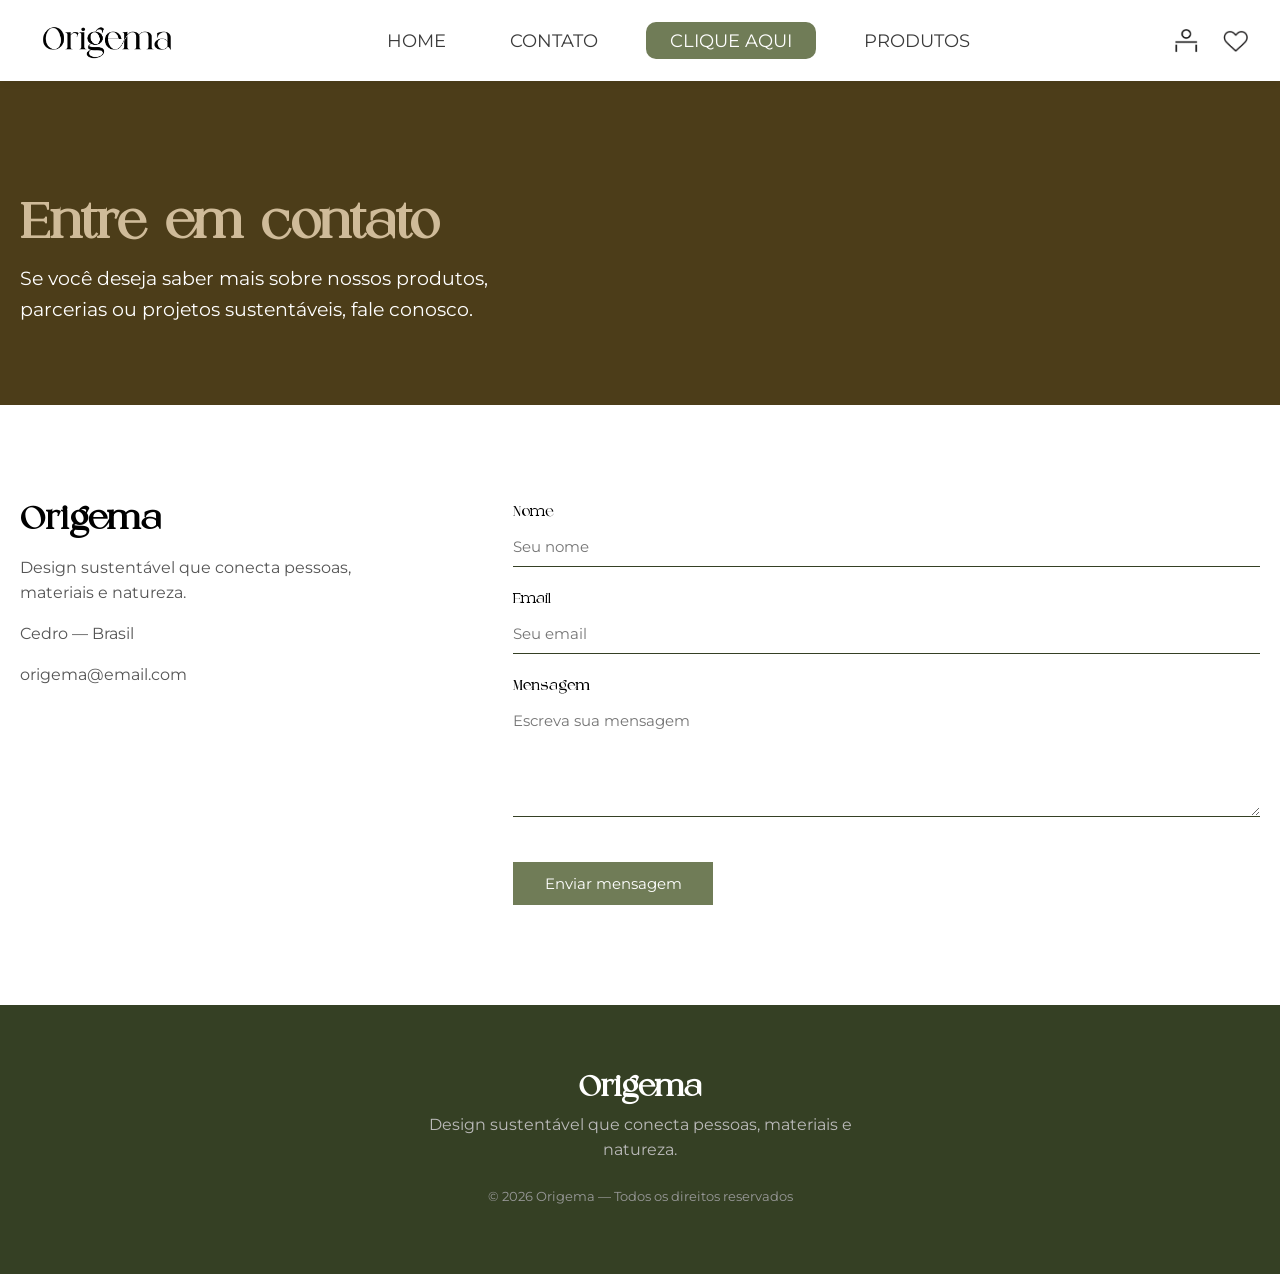
<file: contato.html>
<!DOCTYPE html>
<html lang="pt-br">

<head>
    <meta charset="UTF-8">
    <meta name="viewport" content="width=device-width, initial-scale=1.0">
    <title>Contato | Origema</title>

    <link rel="stylesheet" href="style.css">

    <link href="https://fonts.googleapis.com/css2?family=Montserrat:wght@300;400;600&display=swap" rel="stylesheet">
</head>

<body>

    <header>

    <div class="container-1">

        <h1 class="logo">
            <img src="PNGs/ORIGEMA PRETO.png" alt="logo-principal">
        </h1>

        <nav>
            <ul>
                <li><a href="index.html">HOME</a></li>
                <li><a href="contato.html">CONTATO</a></li>
                <li><a href="historia.html" class="clique">CLIQUE AQUI</a></li>
                <li><a href="produtos.html">PRODUTOS</a></li>
            </ul>
        </nav>

        <div class="icones">
            <a href="login.html"><img src="ICONS/login.png" alt="login"></a>
            <a href="favoritos.html"><img src="ICONS/coracao.png"></a>
        </div>

    </div>

</header>

    <main>

        <section class="contato-hero">

            <div class="contato-container">

                <h2>Entre em contato</h2>

                <p>
                    Se você deseja saber mais sobre nossos produtos,
                    parcerias ou projetos sustentáveis, fale conosco.
                </p>

            </div>

        </section>

        <section class="contato">

            <div class="contato-wrapper">

                <div class="contato-info">

                    <h3>Origema</h3>

                    <p>
                        Design sustentável que conecta pessoas,
                        materiais e natureza.
                    </p>

                    <p>
                        Cedro — Brasil
                    </p>

                    <p>
                        origema@email.com
                    </p>

                </div>


                <form class="contato-form" id="formContato">

                    <div class="campo">
                        <label>Nome</label>
                        <input type="text" placeholder="Seu nome">
                    </div>

                    <div class="campo">
                        <label>Email</label>
                        <input type="email" placeholder="Seu email">
                    </div>

                    <div class="campo">
                        <label>Mensagem</label>
                        <textarea rows="5" placeholder="Escreva sua mensagem"></textarea>
                    </div>

                    <button type="submit">Enviar mensagem</button>

                </form>

            </div>

        </section>

    </main>


    <footer>

        <div class="footer-minimal">

            <h2>Origema</h2>

            <p>
                Design sustentável que conecta pessoas, materiais e natureza.
            </p>

            <span>© 2026 Origema — Todos os direitos reservados</span>

        </div>

    </footer>
<script src="contato.js"></script>
</body>

</html>
</file>
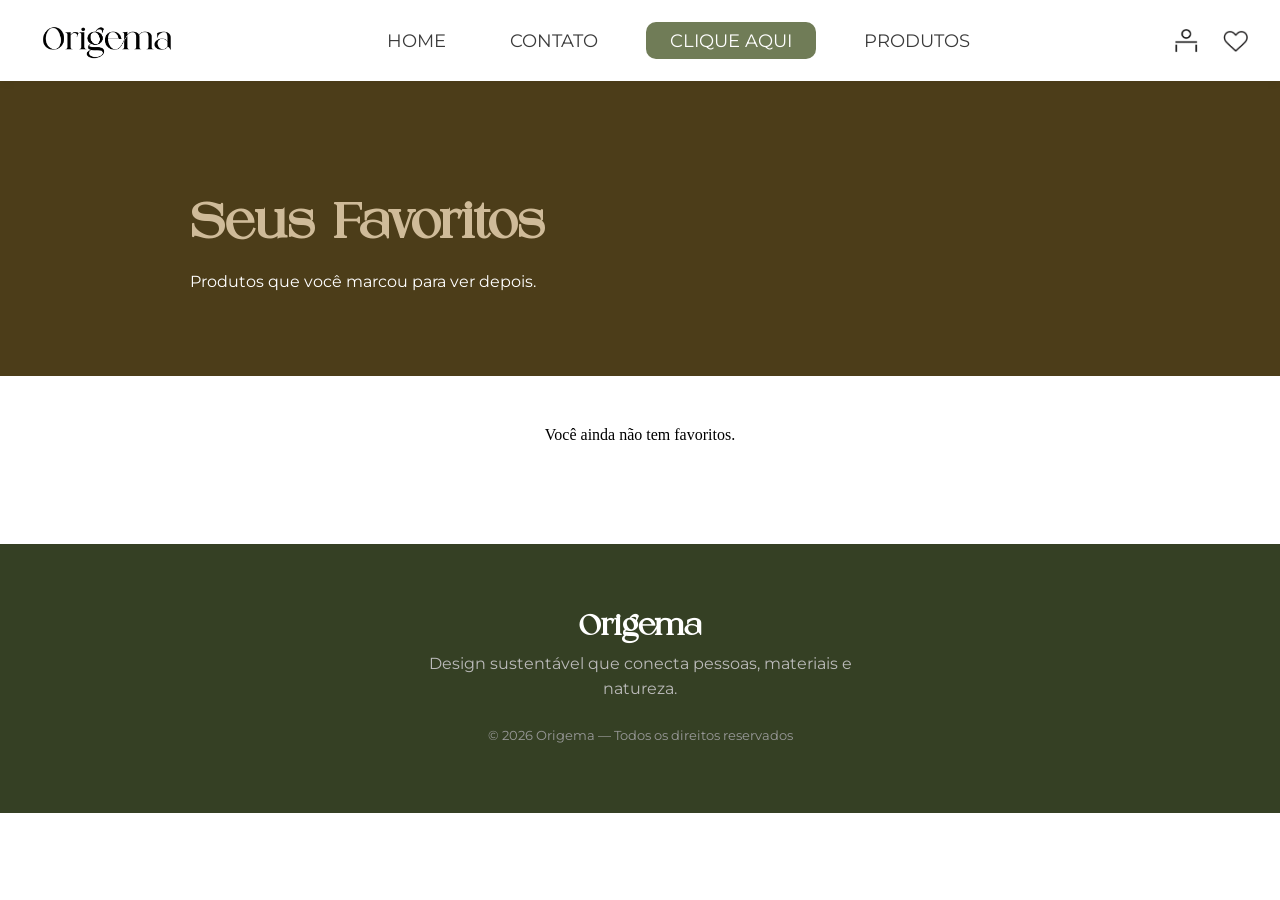
<file: favoritos.html>
<!DOCTYPE html>
<html lang="pt-br">

<head>
    <meta charset="UTF-8">
    <meta name="viewport" content="width=device-width, initial-scale=1.0">

    <title>Favoritos | Origema</title>

    <link rel="stylesheet" href="style.css">

    <link href="https://fonts.googleapis.com/css2?family=Montserrat:wght@300;400;600&display=swap" rel="stylesheet">

    
</head>

<body>

    <header>

        <div class="container-1">

            <h1 class="logo"><img src="PNGs/ORIGEMA PRETO.png" alt="logo-principal"></h1>

            <nav>
                <ul>
                    <li><a href="index.html">HOME</a></li>
                    <li><a href="contato.html">CONTATO</a></li>
                    <li><a href="historia.html" class="clique">CLIQUE AQUI</a></li>
                    <li><a href="produtos.html">PRODUTOS</a></li>
                </ul>
            </nav>

            <div class="icones">
                <a href="login.html"><img src="ICONS/login.png" alt="login"></a>
                <a href="favoritos.html"><img src="ICONS/coracao.png"></a>
            </div>

        </div>

    </header>


    <main>

        <section class="produtos-intro">

            <div class="produtos-container">

                <h2>Seus Favoritos</h2>

                <p>
                    Produtos que você marcou para ver depois.
                </p>

            </div>

        </section>

        <section class="produtos-grid" id="favoritosGrid">

        </section>

    </main>


    <footer>

        <div class="footer-minimal">

            <h2>Origema</h2>

            <p>
                Design sustentável que conecta pessoas, materiais e natureza.
            </p>

            <span>© 2026 Origema — Todos os direitos reservados</span>

        </div>

    </footer>

    
    <script src="produtos-data.js"></script>
<script src="favoritos.js"></script>

</body>

</html>
</file>
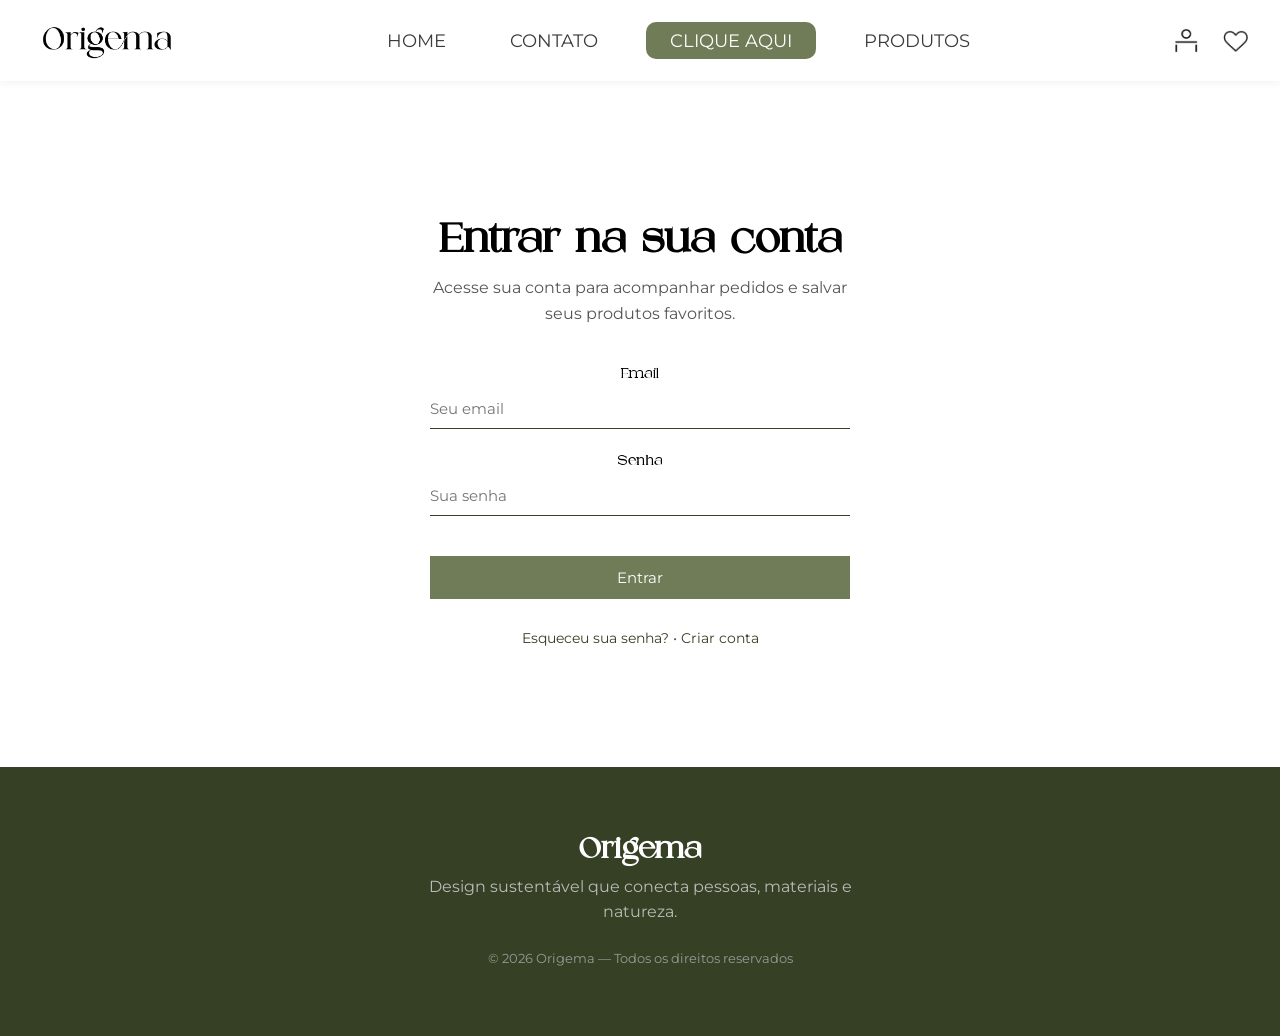
<file: login.html>
<!DOCTYPE html>
<html lang="pt-br">

<head>
    <meta charset="UTF-8">
    <meta name="viewport" content="width=device-width, initial-scale=1.0">
    <title>Login | Origema</title>

    <link rel="stylesheet" href="style.css">

    <link href="https://fonts.googleapis.com/css2?family=Montserrat:wght@300;400;600&display=swap" rel="stylesheet">
</head>

<body>

<header>
    <div class="container-1">

        <h1 class="logo">
            <a href="index.html">
                <img src="PNGs/ORIGEMA PRETO.png" alt="logo-principal">
            </a>
        </h1>

        <nav>
            <ul>
                <li><a href="index.html">HOME</a></li>
                <li><a href="contato.html">CONTATO</a></li>
                <li><a href="historia.html" class="clique">CLIQUE AQUI</a></li>
                <li><a href="produtos.html">PRODUTOS</a></li>
            </ul>
        </nav>

        <div class="icones">
            <a href="login.html"><img src="ICONS/login.png" alt="login"></a>
            <a href="favoritos.html"><img src="ICONS/coracao.png" alt="favoritos"></a>
        </div>

    </div>
</header>

<main>

    <section class="login-section">

        <div class="login-container">

            <h2>Entrar na sua conta</h2>

            <p>
                Acesse sua conta para acompanhar pedidos e salvar seus produtos favoritos.
            </p>

            <form class="login-form">

                <div class="campo">
                    <label>Email</label>
                    <input type="email" placeholder="Seu email" required>
                </div>

                <div class="campo">
                    <label>Senha</label>
                    <input type="password" placeholder="Sua senha" required>
                </div>

                <button type="submit">Entrar</button>

            </form>

            <div class="login-extra">
                <a href="#">Esqueceu sua senha?</a>
                <span>•</span>
                <a href="#">Criar conta</a>
            </div>

        </div>

    </section>

</main>

<footer>

    <div class="footer-minimal">

        <h2>Origema</h2>

        <p>
            Design sustentável que conecta pessoas, materiais e natureza.
        </p>

        <span>© 2026 Origema — Todos os direitos reservados</span>

    </div>

</footer>

</body>
</html>
</file>
<file: style.css>
* {
    padding: 0;
    margin: 0;
    box-sizing: border-box;
}

body {
    font-family: 'Chetta', serif;
    ;
}

@font-face {
    font-family: 'Chetta';
    src: url('ChettaVissto.ttf') format('truetype');
}

.linha-1 {
    border: none;
    height: 1px;
    background-color: #354024;
    margin-bottom: 100px;
}

.linha-2 {
    border: none;
    height: 0.5px;
    background-color: #354024;
    margin-top: 100px;
}

header {
    background-color: #ffffff;
    padding: 1rem 2rem;
    position: sticky;
    top: 0;
    z-index: 1000;
    box-shadow: 0 2px 8px rgba(0, 0, 0, 0.05);
}

.container-1 {
    max-width: 1400px;
    margin: 0 auto;
    display: flex;
    align-items: center;
    justify-content: space-between;
    flex-wrap: wrap;
    gap: 1.5rem;
}

.logo img {
    width: 150px;
    margin-top: 9px;
}

.logo:hover {
    color: #354024;
}

nav ul {
    list-style: none;
    display: flex;
    gap: 2rem;
    align-items: center;
}

nav ul li a {
    text-decoration: none;
    font-family: 'Montserrat', sans-serif;
    font-size: 1.1rem;
    color: #3a3a3a;
    padding: 0.5rem 1rem;
    position: relative;
    transition: color 0.3s ease;
    display: inline-block;
    border-radius: 4px;
}

nav ul li a:not(.clique)::after {
    content: '';
    position: absolute;
    width: 0%;
    height: 2px;
    background-color: #354024;
    bottom: 0;
    left: 0;
    transition: width 0.3s ease;
}

nav ul li a:not(.clique):hover {
    color: #354024;
}

nav ul li a:not(.clique):hover::after {
    width: 100%;
}

.clique {
    background-color: #707C57 !important;
    color: #ffffff !important;
    border-radius: 10px;
    padding: 0.5rem 1.5rem;
    transition: transform 0.2s ease, opacity 0.2s ease;
}

.clique:hover {
    transform: scale(1.1);
    opacity: 0.8;
    background-color: #707C57 !important;
    color: #ffffff !important;
}

.clique::after {
    display: none;
}

.icones {
    display: flex;
    gap: 1.5rem;
    align-items: center;
}

.icones a {
    display: flex;
    align-items: center;
    justify-content: center;
    width: 25px;
    height: 25px;
    transition: transform 0.2s ease, opacity 0.2s ease;
    text-decoration: none;
}

.icones a:hover {
    transform: scale(1.1);
    opacity: 0.8;
}

.icones img {
    width: 100%;
    height: 100%;
    object-fit: contain;
    display: block;
}

.container-2 {
    position: relative;
    width: 100%;
    display: flex;
    align-items: center;
    overflow: hidden;
    padding: 4rem 0;
}

.fundo-1 {
    position: absolute;
    top: 0;
    left: 0;
    width: 100%;
    height: 72%;
    z-index: 1;
}

.fundo-1 img {
    width: 100%;
    height: 103%;
    object-fit: cover;
    display: block;
}

.container-2>div {
    position: relative;
    z-index: 2;
    max-width: 600px;
    padding: 2rem;
    margin-left: 5%;
    color: #000000;
    background: none;
}

.container-2 header h2 {
    font-family: 'Chetta', serif;
    font-size: 2.5rem;
    font-weight: 500;
    margin-bottom: 1rem;
    line-height: 1.2;
}

.container-2 header p {
    font-family: 'Montserrat', sans-serif;
    font-size: 1.25rem;
    margin-bottom: 2rem;
    line-height: 1.5;
    color: #000000;
    opacity: 1;
}

.botao {
    display: inline-block;
    background-color: #707C57;
    color: #ffffff;
    font-family: 'Montserrat', sans-serif;
    font-size: 1.2rem;
    font-weight: 500;
    text-decoration: none;
    padding: 0.8rem 2.5rem;
    border-radius: 5px;
    margin-bottom: 10px;
    transition: transform 0.2s ease, opacity 0.2s ease;
    border: none;
    cursor: pointer;
    box-shadow: 0 4px 10px rgba(0, 0, 0, 0.1);
}

.botao:hover {
    transform: scale(1.05);
    opacity: 0.9;
    background-color: #707C57;
}

.container-2 header {
    background: none !important;
    padding: 0 !important;
    position: static !important;
    box-shadow: none !important;
    z-index: auto !important;
    color: #000000;
}

.container-2 header h2,
.container-2 header p {
    color: #000000;
}

.container-2>div {
    background: transparent !important;
}

.container-3 {
    width: 100%;
}

.container-3>div {
    max-width: 1400px;
    margin: 0 auto;
    display: flex;
    flex-wrap: wrap;
    gap: 2rem;
    justify-content: center;
    align-items: stretch;
}

.container-3 article {
    flex: 1 1 300px;
    max-width: 400px;
    background-color: #ffffff;
    overflow: hidden;
    box-shadow: 0 10px 30px rgba(0, 0, 0, 0.05);
    transition: transform 0.3s ease, box-shadow 0.3s ease;
}

.container-3 article:hover {
    transform: translateY(-5px);
    box-shadow: 0 15px 40px rgba(0, 0, 0, 0.1);
}

.container-3 figure {
    width: 100%;
    height: 0;
    padding-bottom: 100%;
    position: relative;
    margin: 0;
    overflow: hidden;
}

.container-3 figure img {
    position: absolute;
    top: 0;
    left: 0;
    width: 100%;
    height: 100%;
    object-fit: cover;
    transition: transform 0.4s ease;
}

.container-3 article:hover figure img {
    transform: scale(1.05);
}

.container-3 article {
    position: relative;
    overflow: hidden;
}

.t-1,
.t-2,
.t-3 {
    position: absolute;
    top: 0;
    left: 0;
    width: 100%;
    height: 100%;
    background-color: rgba(0, 0, 0, 0.6);
    color: #ffffff;
    display: flex;
    align-items: center;
    justify-content: center;
    font-family: 'Montserrat', sans-serif;
    font-size: 1.8rem;
    font-weight: 600;
    text-align: center;
    opacity: 0;
    transition: opacity 0.3s ease;
    pointer-events: none;
    border-radius: inherit;
    z-index: 2;
}

.container-3 article:hover .t-1,
.container-3 article:hover .t-2,
.container-3 article:hover .t-3 {
    opacity: 1;
}

.container-3 article a {
    display: block;
    width: 100%;
    height: 100%;
    text-decoration: none;
    color: inherit;
}

.container-3 figure {
    width: 100%;
    height: 0;
    padding-bottom: 100%;
    position: relative;
    margin: 0;
    overflow: hidden;
}

.container-3 figure img {
    position: absolute;
    top: 0;
    left: 0;
    width: 100%;
    height: 100%;
    object-fit: cover;
    display: block;
}

.container-3 figure a {
    display: block;
    width: 100%;
    height: 100%;
    position: absolute;
    top: 0;
    left: 0;
    z-index: 1;
}

.container-4 {
    width: 100%;
    padding: 6rem 2rem;
    max-width: 1400px;
    margin: 0 auto;
    display: grid;
    grid-template-columns: 20% 80%;
    gap: 4rem;
    align-items: start;
}

.container-4>div:first-child {
    max-width: 100%;
}

.container-4 h2 {
    font-size: 1.8rem;
    margin-bottom: 1rem;
}

.container-4 p {
    font-family: 'Montserrat', sans-serif;
    line-height: 1.65;
    margin-bottom: 2rem;
}

.sobre-nos {
    display: inline-block;
    padding: 0.7rem 2rem;
    margin-left: 12px;
    background: #707C57;
    border-radius: 5px;
    color: white;
    font-size: 1.2rem;
    font-weight: 500;
    text-decoration: none;
    font-family: 'Montserrat', sans-serif;
    box-shadow: 0 2px 8px rgba(0, 0, 0, 0.05);
}

.container-4>div:last-child {
    width: 100%;
    justify-self: end;
}

.container-4>div:last-child article {
    margin-bottom: 1.5rem;
}

.container-4>div:last-child h2 {
    font-size: 1.8rem;
    line-height: 1.3;
    padding-left: 123px;
}

.container-4>div:first-child {
    border-right: 2px solid #354024;
    padding-right: 3rem;
}

.container-4 figure {
    padding-right: 320px;
}

.container-4 figure img {
    width: 120%;
    margin-left: 100px;
    height: auto;
}

footer {
    padding: 70px 20px;
    background: #fff;
    display: flex;
    justify-content: center;
    background-color: #354024;
    color: white;
}

.footer-minimal {
    text-align: center;
    max-width: 500px;
}

.footer-minimal h2 {
    font-family: 'Chetta', serif;
    font-size: 28px;
    margin-bottom: 10px;
}

.footer-minimal p {
    font-family: 'Montserrat', sans-serif;
    color: #bbbaba;
    margin-bottom: 25px;
    line-height: 1.6;
}

.footer-minimal span {
    font-family: 'Montserrat', sans-serif;
    font-size: 13px;
    color: #999;
}

.contato-hero {
    padding: 120px 20px 80px;
    background-color: #4C3D19;
    color: #CFBB99;
}

.contato-container {
    max-width: 1400px;
    margin: auto;
}

.contato-hero h2 {
    font-size: 3rem;
    margin-bottom: 15px;
}

.contato-hero p {
    font-family: 'Montserrat', sans-serif;
    font-size: 1.2rem;
    max-width: 500px;
    line-height: 1.6;
    color: white;
}

.contato {
    padding: 100px 20px;
}

.contato-wrapper {
    max-width: 1400px;
    margin: auto;
    display: grid;
    grid-template-columns: 1fr 2fr;
    gap: 120px;
}

.contato-info h3 {
    font-size: 2rem;
    margin-bottom: 20px;
}

.contato-info p {
    font-family: 'Montserrat', sans-serif;
    margin-bottom: 15px;
    color: #555;
    line-height: 1.6;
}

.contato-form {
    display: flex;
    flex-direction: column;
    gap: 25px;
}

.campo {
    display: flex;
    flex-direction: column;
    gap: 8px;
}

.campo label {
    font-family: 'Chetta', serif;
    font-size: 14px;
}

.campo input,
.campo textarea {
    border: none;
    border-bottom: 1px solid #354024;
    padding: 10px 0;
    font-family: 'Montserrat', sans-serif;
    font-size: 15px;
    background: transparent;
    outline: none;
}

.contato-form button {
    margin-top: 20px;
    width: 200px;
    padding: 12px 20px;
    border: none;
    background: #707C57;
    color: white;
    font-family: 'Montserrat', sans-serif;
    font-size: 15px;
    cursor: pointer;
    transition: .2s;
}

.contato-form button:hover {
    opacity: .85;
    transform: scale(1.03);
}

.historia-intro {
    padding: 120px 20px 80px;
    background-color: #4C3D19;
    color: #CFBB99;
}

.historia-container {
    max-width: 900px;
    margin: auto;
}

.historia-intro h2 {
    font-size: 3rem;
    margin-bottom: 20px;
}

.historia-intro p {
    font-family: 'Montserrat', sans-serif;
    font-size: 1.2rem;
    line-height: 1.7;
    color: white;
}

.historia {
    padding: 100px 20px;
}

.historia-grid {
    max-width: 1200px;
    margin: auto;
    display: grid;
    grid-template-columns: 1fr 1fr;
    gap: 80px;
}

.historia-texto h3 {
    font-size: 1.8rem;
    margin-bottom: 15px;
}

.historia-texto p {
    font-family: 'Montserrat', sans-serif;
    color: #555;
    line-height: 1.7;
    margin-bottom: 15px;
}

.produtos-intro {
    padding: 120px 20px 80px;
    background-color: #4C3D19;
    color: #CFBB99;
}

.produtos-container {
    max-width: 900px;
    margin: auto;
}

.produtos-intro h2 {
    font-size: 3rem;
    margin-bottom: 20px;
}

.produtos-intro p {
    font-family: 'Montserrat', sans-serif;
    color: white;
    line-height: 1.7;
}

.produtos-filtro {
    display: flex;
    gap: 20px;
    justify-content: center;
    margin: 60px 0;
    flex-wrap: wrap;
}

.produtos-filtro button {
    background: #707C57;
    border: none;
    color: white;
    padding: 10px 18px;
    cursor: pointer;
    font-family: 'Montserrat', sans-serif;
    transition: .2s;
}

.produtos-filtro button:hover {
    opacity: .8;
    transform: scale(1.05);
}

.produtos-grid {
    max-width: 1400px;
    margin: auto;
    display: grid;
    grid-template-columns: repeat(auto-fit, minmax(250px, 300px));
    justify-content: center;
    gap: 40px;
    padding: 50px 20px 100px;
}

.produto-card {
    background: white;
    box-shadow: 0 10px 30px rgba(0, 0, 0, 0.05);
    transition: .3s;
    text-align: center;
    padding-bottom: 20px;
}

.produto-card:hover {
    transform: translateY(-6px);
    box-shadow: 0 15px 40px rgba(0, 0, 0, 0.1);
}

.produto-card figure {
    width: 100%;
    height: 250px;
    overflow: hidden;
}

.produto-card img {
    width: 100%;
    height: 100%;
    object-fit: cover;
}

.produto-card h3 {
    margin-top: 15px;
    font-size: 1.3rem;
}

.produto-info {
    display: flex;
    flex-direction: column;
    align-items: center;
    gap: 8px;
    padding: 15px 20px 20px;
}

.produto-info h3 {
    font-size: 1.3rem;
    text-align: center;
}

.favorito {
    font-size: 22px;
    cursor: pointer;
    transition: .2s;
}

.favorito:hover {
    transform: scale(1.2);
}

.favorito.ativo {
    color: #e63946;
}

.login-section {
    padding: 140px 20px 120px;
    display: flex;
    justify-content: center;
}

.login-container {
    max-width: 420px;
    width: 100%;
    text-align: center;
}

.login-container h2 {
    font-size: 2.5rem;
    margin-bottom: 15px;
}

.login-container p {
    font-family: 'Montserrat', sans-serif;
    color: #555;
    margin-bottom: 40px;
    line-height: 1.6;
}

.login-form {
    display: flex;
    flex-direction: column;
    gap: 25px;
}

.login-form button {
    margin-top: 15px;
    padding: 12px;
    border: none;
    background: #707C57;
    color: white;
    font-family: 'Montserrat', sans-serif;
    font-size: 15px;
    cursor: pointer;
    transition: .2s;
}

.login-form button:hover {
    opacity: .85;
    transform: scale(1.03);
}

.login-extra {
    margin-top: 30px;
    font-family: 'Montserrat', sans-serif;
    font-size: 14px;
    color: #555;
}

.login-extra a {
    text-decoration: none;
    color: #354024;
    transition: .2s;
}

.login-extra a:hover {
    opacity: .7;
}

.carrossel-historia {
    padding-top: 4.5rem;
    background: white;
}

.carrossel {
    max-width: 1000px;
    margin: auto;
    overflow: hidden;
}

.slides {
    display: flex;
    gap: 20px;
    width: max-content;
    animation: scroll 25s linear infinite;
}

.slide {
    width: 180px;
    height: 180px;
    object-fit: cover;
    flex-shrink: 0;
}

@keyframes scroll {
    0% {
        transform: translateX(0);
    }

    100% {
        transform: translateX(-50%);
    }
}



@media (max-width: 1024px) {

    .container-1 {
        flex-direction: column;
        gap: 1rem;
        text-align: center;
    }

    nav ul {
        flex-wrap: wrap;
        justify-content: center;
        gap: 1rem;
    }

    .icones {
        justify-content: center;
    }
}
@media (max-width: 900px) {

    .container-2 {
        flex-direction: column;
        padding: 2rem 1rem;
        text-align: center;
    }

    .container-2 > div {
        margin-left: 0;
        max-width: 100%;
    }

    .container-2 header h2 {
        font-size: 2rem;
    }

    .container-2 header p {
        font-size: 1rem;
    }

    .fundo-1 {
        position: relative;
        height: auto;
    }

    .fundo-1 img {
        height: auto;
    }
}
@media (max-width: 1024px) {

    .container-4 {
        grid-template-columns: 1fr;
        gap: 3rem;
        text-align: center;
    }

    .container-4 > div:first-child {
        border-right: none;
        padding-right: 0;
    }

    .container-4 > div:last-child h2 {
        padding-left: 0;
    }

    .container-4 figure {
        padding-right: 0;
    }

    .container-4 figure img {
        width: 100%;
        margin-left: 0;
    }
}
@media (max-width: 900px) {

    .historia-grid {
        grid-template-columns: 1fr;
        gap: 40px;
    }

}
@media (max-width: 900px) {

    .contato-wrapper {
        grid-template-columns: 1fr;
        gap: 60px;
    }

}
@media (max-width: 600px) {

    .produto-card figure {
        height: 200px;
    }

}
@media (max-width: 600px) {

    h2 {
        font-size: 1.8rem !important;
    }

}
</file>
